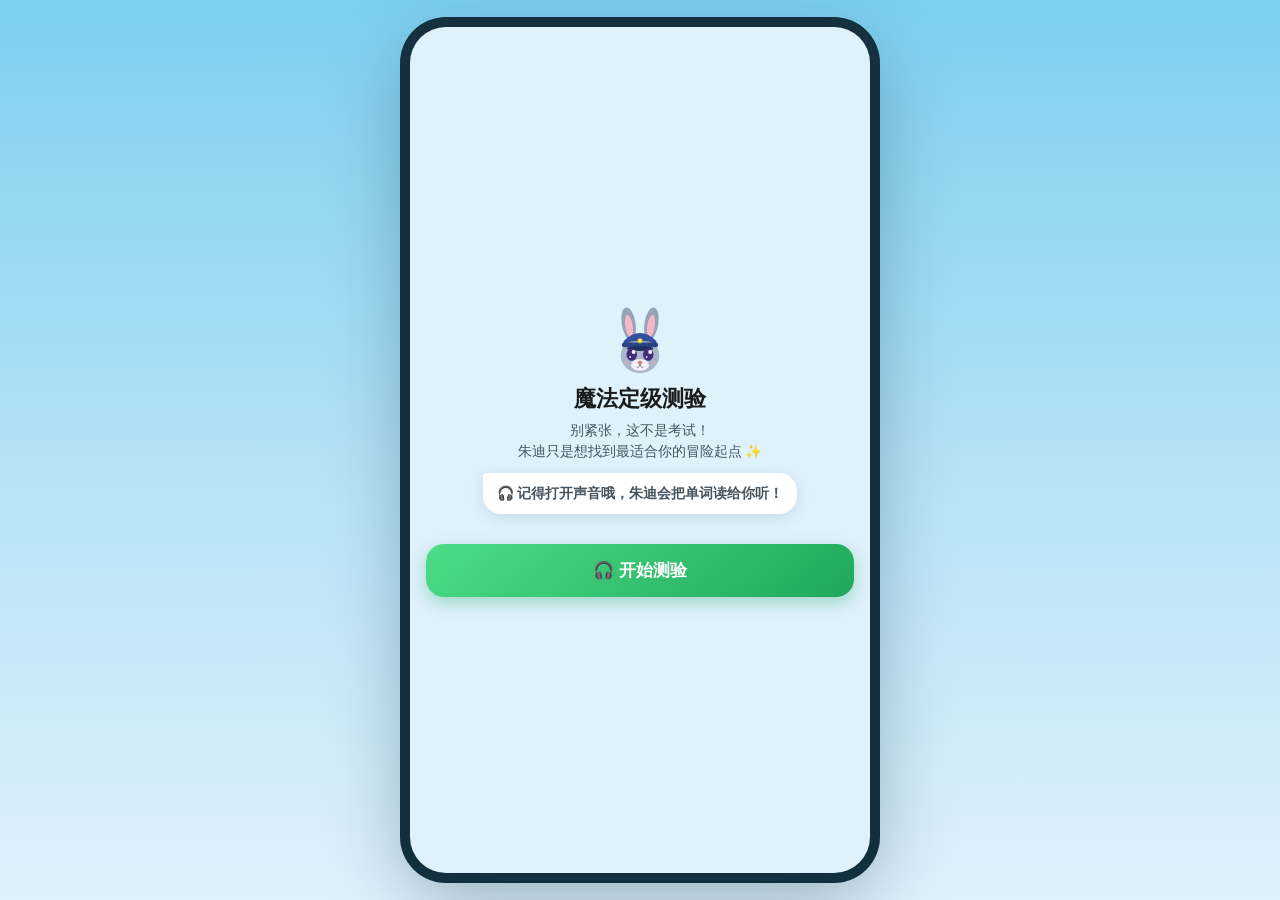
<file: h5/index.html>
<!DOCTYPE html>
<html lang="zh-CN">
<head>
  <meta charset="UTF-8">
  <meta name="viewport" content="width=device-width, initial-scale=1.0, viewport-fit=cover">
  <meta name="apple-mobile-web-app-capable" content="yes">
  <meta name="apple-mobile-web-app-status-bar-style" content="black-translucent">
  <meta name="theme-color" content="#00628f">
  <meta name="format-detection" content="telephone=no">
  <title>朱迪单词 · RAZ 英语大冒险</title>
  <meta name="apple-mobile-web-app-title" content="朱迪单词">
  <link rel="icon" type="image/svg+xml" href="data:image/svg+xml,%3Csvg xmlns='http://www.w3.org/2000/svg' viewBox='0 0 120 132'%3E%3Cg transform='rotate(-9 40 34)'%3E%3Cellipse cx='40' cy='30' rx='12.5' ry='30' fill='%2396a3b6'/%3E%3Cellipse cx='40' cy='34' rx='6.8' ry='20.5' fill='%23f5b6c6'/%3E%3C/g%3E%3Cg transform='rotate(9 80 34)'%3E%3Cellipse cx='80' cy='30' rx='12.5' ry='30' fill='%2396a3b6'/%3E%3Cellipse cx='80' cy='34' rx='6.8' ry='20.5' fill='%23f5b6c6'/%3E%3C/g%3E%3Cellipse cx='60' cy='88' rx='35' ry='32' fill='%23a9b6c9'/%3E%3Cpath d='M30 62 Q60 32 90 62 L90 67 Q60 55 30 67 Z' fill='%2331519e'/%3E%3Crect x='27' y='64' width='66' height='9' rx='4.5' fill='%23274383'/%3E%3Cellipse cx='60' cy='75' rx='24' ry='4.5' fill='%231d3263'/%3E%3Ccircle cx='60' cy='61' r='4.6' fill='%23f5c542'/%3E%3Ccircle cx='60' cy='61' r='1.8' fill='%23fff' opacity='.85'/%3E%3Cellipse cx='45' cy='86' rx='9.5' ry='11.5' fill='%23432c78'/%3E%3Ccircle cx='48.5' cy='81.5' r='3.6' fill='%23fff'/%3E%3Ccircle cx='42' cy='90.5' r='1.7' fill='%23fff' opacity='.85'/%3E%3Cellipse cx='75' cy='86' rx='9.5' ry='11.5' fill='%23432c78'/%3E%3Ccircle cx='78.5' cy='81.5' r='3.6' fill='%23fff'/%3E%3Ccircle cx='72' cy='90.5' r='1.7' fill='%23fff' opacity='.85'/%3E%3Cellipse cx='60' cy='105' rx='16.5' ry='11' fill='%23eef2f7'/%3E%3Cellipse cx='60' cy='100.5' rx='4.6' ry='3.4' fill='%23e2809b'/%3E%3Cpath d='M60 104 Q60 109 54.5 110 M60 104 Q60 109 65.5 110' stroke='%238a7a95' stroke-width='1.7' fill='none' stroke-linecap='round'/%3E%3Cellipse cx='35' cy='101' rx='5.2' ry='3.2' fill='%23f2a9b8' opacity='.5'/%3E%3Cellipse cx='85' cy='101' rx='5.2' ry='3.2' fill='%23f2a9b8' opacity='.5'/%3E%3C/svg%3E">
  <link rel="stylesheet" href="css/style.css?v=20261106a">
</head>
<body>
  <div id="stage">
    <div id="app">
      <div id="screen-root"><!-- 各屏幕渲染区 --></div>
      <div id="fx-layer"><!-- 漂浮特效 / Toast --></div>
    </div>
  </div>
  <canvas id="confetti"></canvas>

  <script>
  // 全局 JS 错误上报（iOS App 内转发到原生 NSLog，便于真机诊断）
  window.onerror = function (msg, src, line, col) {
    try {
      var b = window.webkit && window.webkit.messageHandlers && window.webkit.messageHandlers.nativeTTS;
      if (b) b.postMessage({ jsError: msg + ' @' + (src || '?') + ':' + line + ':' + col });
    } catch (e) { /* ignore */ }
  };
  window.addEventListener('unhandledrejection', function (e) {
    try {
      var b = window.webkit && window.webkit.messageHandlers && window.webkit.messageHandlers.nativeTTS;
      if (b) b.postMessage({ jsError: 'unhandledrejection: ' + (e.reason && e.reason.message || e.reason) });
    } catch (err) { /* ignore */ }
  });
  </script>
  <!-- 数据（构建生成: node build-data.mjs） -->
  <script src="data/raz-data.js?v=20261106a"></script>
  <!-- 核心模块（顺序加载，无构建依赖；?v= 用于击穿 webview/浏览器缓存） -->
  <script src="js/core.js?v=20261106a"></script>
  <script src="js/audio.js?v=20261106a"></script>
  <script src="js/data.js?v=20261106a"></script>
  <script src="js/sentences.js?v=20261106a"></script>
  <script src="data/sentences-corpus.js?v=20261106a"></script>
  <script src="js/syllables.js?v=20261106a"></script>
  <script src="js/state.js?v=20261106a"></script>
  <script src="js/ui.js?v=20261106a"></script>
  <script src="js/questions.js?v=20261106a"></script>
  <script src="js/screens.js?v=20261106a"></script>
  <script src="js/lesson.js?v=20261106a"></script>
  <script src="js/boss.js?v=20261106a"></script>
  <script src="js/app.js?v=20261106a"></script>
</body>
</html>
</file>
<file: h5/css/style.css>
/* ============================================================
   朱迪单词 — 儿童友好移动端设计系统
   主题对齐 NeuroGlot Nordic Teal（app/src/theme/colors.ts）
   ============================================================ */

:root {
  --primary: #00628f;
  --primary-bright: #0090d4;
  --primary-soft: #e1f1fa;
  --emerald: #2ecc71;
  --emerald-soft: #e8f9f0;
  --rose: #e74c3c;
  --rose-soft: #fdeceb;
  --amber: #f5a623;
  --amber-soft: #fef4e2;
  --indigo: #6366f1;
  --indigo-soft: #eef0fe;
  --sky: #5bc0eb;

  --ink: #1a1c1c;
  --ink-2: #46555f;
  --muted: #8fa0ab;

  --bg: #dff1fb;
  --card: #ffffff;
  --line: rgba(0, 60, 90, 0.08);

  --grad-hero: linear-gradient(140deg, #00a4dd 0%, #00628f 100%);
  --grad-boss: linear-gradient(165deg, #41275e 0%, #221338 70%);
  --grad-sun: linear-gradient(140deg, #ffc25e 0%, #f08a00 100%);
  --sky: linear-gradient(180deg, #7ccfef 0%, #b8e3f7 55%, #dff1fb 100%);

  --radius: 20px;
  --shadow: 0 4px 16px rgba(0, 50, 80, 0.10);
  --shadow-pop: 0 8px 24px rgba(0, 50, 80, 0.18);

  --font-word: "Arial Rounded MT Bold", "Comic Sans MS", "Chalkboard SE", "PingFang SC", sans-serif;
}

* { margin: 0; padding: 0; box-sizing: border-box; -webkit-tap-highlight-color: transparent; }

html, body { height: 100%; }

body {
  font-family: -apple-system, BlinkMacSystemFont, "PingFang SC", "Hiragino Sans GB", "Microsoft YaHei", sans-serif;
  background: var(--sky);
  color: var(--ink);
  -webkit-user-select: none;
  user-select: none;
  touch-action: manipulation;
  overflow: hidden;
}

/* ---------- 舞台：桌面居中手机壳，移动端全屏 ---------- */
#stage {
  height: 100%;
  display: flex;
  justify-content: center;
}

#app {
  position: relative;
  width: 100%;
  max-width: 460px;
  height: 100%;
  background: var(--bg);
  overflow: hidden;
}

@media (min-width: 560px) {
  #app {
    height: min(880px, 94vh);
    margin-top: 3vh;
    border-radius: 36px;
    box-shadow: 0 24px 80px rgba(0, 40, 70, 0.35), 0 0 0 10px #17323f;
  }
}

#screen-root {
  height: 100%;
  overflow-y: auto;
  overflow-x: hidden;
  -webkit-overflow-scrolling: touch;
  scrollbar-width: none;
}
#screen-root::-webkit-scrollbar { display: none; }

.screen {
  min-height: 100%;
  padding: 16px 16px calc(24px + env(safe-area-inset-bottom));
  display: flex;
  flex-direction: column;
  animation: screenIn 0.3s ease both;
}

@keyframes screenIn {
  from { opacity: 0; transform: translateY(14px); }
  to { opacity: 1; transform: none; }
}

/* ---------- 背景云朵 ---------- */
.clouds { position: absolute; inset: 0; pointer-events: none; overflow: hidden; z-index: 0; }
.cloud {
  position: absolute;
  font-size: 44px;
  opacity: 0.5;
  animation: cloudDrift linear infinite;
}
@keyframes cloudDrift {
  from { transform: translateX(-90px); }
  to { transform: translateX(560px); }
}

.screen > * { position: relative; z-index: 1; }

/* ---------- 顶部栏 ---------- */
.topbar {
  display: flex;
  align-items: center;
  gap: 10px;
  margin-bottom: 14px;
}

.mascot-avatar {
  width: 52px; height: 52px;
  border-radius: 50%;
  background: linear-gradient(140deg, #ffd8a8, #ffb35c);
  display: flex; align-items: center; justify-content: center;
  font-size: 30px;
  box-shadow: var(--shadow);
  flex-shrink: 0;
  position: relative;
}
.mascot-avatar .lv-badge {
  position: absolute;
  bottom: -4px; right: -4px;
  background: var(--amber);
  color: #fff;
  font-size: 10px;
  font-weight: 800;
  border-radius: 999px;
  padding: 1px 6px;
  border: 2px solid #fff;
}

.topbar-greet { flex: 1; min-width: 0; }
.topbar-greet .hi { font-size: 17px; font-weight: 800; }
.topbar-greet .sub { font-size: 12px; color: var(--ink-2); margin-top: 1px; }

.chip {
  display: inline-flex;
  align-items: center;
  gap: 4px;
  background: var(--card);
  border-radius: 999px;
  padding: 6px 11px;
  font-size: 13px;
  font-weight: 800;
  box-shadow: var(--shadow);
  white-space: nowrap;
}
.chip.streak { color: #e2571e; }
.chip.stars { color: #c98a00; }

.icon-btn {
  width: 42px; height: 42px;
  border-radius: 14px;
  border: none;
  background: var(--card);
  box-shadow: var(--shadow);
  font-size: 20px;
  display: flex; align-items: center; justify-content: center;
  cursor: pointer;
  transition: transform 0.12s;
}
.icon-btn:active { transform: scale(0.9); }

/* ---------- 卡片 ---------- */
.card {
  background: var(--card);
  border-radius: var(--radius);
  box-shadow: var(--shadow);
  padding: 18px;
}

.hero-card {
  background: var(--grad-hero);
  color: #fff;
  border-radius: 24px;
  padding: 20px;
  box-shadow: 0 10px 28px rgba(0, 90, 140, 0.35);
  position: relative;
  overflow: hidden;
}
.hero-card::after {
  content: "";
  position: absolute;
  width: 150px; height: 150px;
  border-radius: 50%;
  background: rgba(255, 255, 255, 0.12);
  right: -40px; top: -50px;
}
.hero-level-row {
  display: flex;
  align-items: center;
  justify-content: space-between;
  margin-bottom: 4px;
}
.hero-level {
  font-size: 30px;
  font-weight: 900;
  letter-spacing: 1px;
  font-family: var(--font-word);
}
.hero-level small { font-size: 14px; font-weight: 700; opacity: 0.85; margin-left: 6px; letter-spacing: 0; }
.hero-mascot { font-size: 44px; animation: bob 2.6s ease-in-out infinite; }

.hero-sub { font-size: 13px; opacity: 0.9; margin-bottom: 12px; }

@keyframes bob {
  0%, 100% { transform: translateY(0); }
  50% { transform: translateY(-6px); }
}

/* ---------- 进度条 ---------- */
.bar {
  height: 14px;
  border-radius: 999px;
  background: rgba(255, 255, 255, 0.28);
  overflow: hidden;
  position: relative;
}
.bar .fill {
  height: 100%;
  border-radius: 999px;
  background: linear-gradient(90deg, #ffd44d, #ffab00);
  transition: width 0.5s cubic-bezier(0.22, 1, 0.36, 1);
  position: relative;
}
.bar .fill::after {
  content: "";
  position: absolute;
  inset: 0;
  background: linear-gradient(180deg, rgba(255,255,255,0.45), transparent 60%);
  border-radius: 999px;
}
.bar.thin { height: 8px; }
.bar-label {
  display: flex;
  justify-content: space-between;
  font-size: 12px;
  font-weight: 700;
  margin-top: 6px;
}

/* ---------- 按钮 ---------- */
.btn {
  display: flex;
  align-items: center;
  justify-content: center;
  gap: 8px;
  border: none;
  border-radius: 18px;
  padding: 15px 22px;
  font-size: 17px;
  font-weight: 800;
  cursor: pointer;
  color: #fff;
  background: var(--grad-hero);
  box-shadow: 0 6px 16px rgba(0, 100, 150, 0.35);
  transition: transform 0.12s, filter 0.12s;
  width: 100%;
  font-family: inherit;
}
.btn:active { transform: scale(0.96); filter: brightness(1.08); }
.btn:disabled { opacity: 0.45; box-shadow: none; }

.btn.success { background: linear-gradient(140deg, #4ddc87, #1fa85c); box-shadow: 0 6px 16px rgba(35, 170, 105, 0.35); }
.btn.warn { background: var(--grad-sun); box-shadow: 0 6px 16px rgba(230, 145, 10, 0.35); }
.btn.ghost {
  background: var(--card);
  color: var(--primary);
  border: 2px solid var(--primary-soft);
  box-shadow: var(--shadow);
}
.btn.small { padding: 10px 16px; font-size: 14px; border-radius: 14px; width: auto; }

/* ---------- 首页宫格 ---------- */
.grid-2 { display: grid; grid-template-columns: 1fr 1fr; gap: 12px; margin-top: 14px; }

.tile-card {
  background: var(--card);
  border-radius: var(--radius);
  box-shadow: var(--shadow);
  padding: 14px;
  text-align: center;
  cursor: pointer;
  border: none;
  font-family: inherit;
  transition: transform 0.12s;
  position: relative;
}
.tile-card:active { transform: scale(0.95); }
.tile-card .ico { font-size: 34px; display: block; margin-bottom: 6px; }
.tile-card .t { font-size: 15px; font-weight: 800; color: var(--ink); }
.tile-card .d { font-size: 12px; color: var(--muted); margin-top: 2px; }

/* ---------- Boss 卡 ---------- */
.boss-card {
  margin-top: 14px;
  border-radius: 24px;
  padding: 18px;
  color: #fff;
  position: relative;
  overflow: hidden;
  display: flex;
  align-items: center;
  gap: 14px;
}
.boss-card.ready { background: var(--grad-boss); box-shadow: 0 10px 26px rgba(40, 15, 80, 0.4); }
.boss-card.locked { background: linear-gradient(150deg, #7b93a4, #566d7c); box-shadow: var(--shadow); }
.boss-card.locked .bd { opacity: 1; }
.boss-card.charging { background: linear-gradient(150deg, #9a7bb8, #6b4f8f); box-shadow: var(--shadow); }
.boss-emoji {
  font-size: 52px;
  width: 84px; height: 84px;
  display: flex; align-items: center; justify-content: center;
  background: rgba(255, 255, 255, 0.14);
  border-radius: 22px;
  flex-shrink: 0;
}
.boss-card.ready .boss-emoji { animation: bossPulse 1.6s ease-in-out infinite; }
@keyframes bossPulse {
  0%, 100% { transform: scale(1); }
  50% { transform: scale(1.1) rotate(-4deg); }
}
.boss-info { flex: 1; min-width: 0; }
.boss-info .bt { font-size: 18px; font-weight: 900; }
.boss-info .bd { font-size: 12.5px; opacity: 0.88; margin-top: 3px; line-height: 1.5; }
.boss-go {
  border: none;
  border-radius: 16px;
  padding: 12px 18px;
  font-size: 15px;
  font-weight: 900;
  background: linear-gradient(140deg, #ffd44d, #ff9d00);
  color: #5c3600;
  cursor: pointer;
  box-shadow: 0 4px 12px rgba(0, 0, 0, 0.25);
  font-family: inherit;
}
.boss-go:active { transform: scale(0.94); }

/* ---------- 级别小径 ---------- */
.trail-card { margin-top: 14px; }
.trail-title { font-size: 14px; font-weight: 800; margin-bottom: 12px; display: flex; align-items: center; gap: 6px; }
.trail {
  display: flex;
  flex-wrap: wrap;
  gap: 10px 0;
  align-items: center;
}
.trail .node {
  width: 38px; height: 38px;
  border-radius: 50%;
  display: flex; align-items: center; justify-content: center;
  font-size: 13px;
  font-weight: 800;
  font-family: var(--font-word);
  flex-shrink: 0;
}
.node.done { background: var(--emerald-soft); color: #178a4c; border: 2px solid #bdeccf; }
.node.current {
  background: var(--grad-sun);
  color: #fff;
  transform: scale(1.15);
  box-shadow: 0 4px 12px rgba(240, 138, 0, 0.45);
  border: 2px solid #fff;
}
.node.locked { background: #edf2f5; color: #b8c6cf; border: 2px solid #e2eaef; }
.trail .link { width: 12px; height: 2px; background: #d4e2ea; flex-shrink: 0; }

/* ---------- 吉祥物对话 ---------- */
.mascot-row { display: flex; align-items: flex-end; gap: 10px; margin: 6px 0; }
.mascot-row .m-face { font-size: 46px; animation: bob 2.8s ease-in-out infinite; flex-shrink: 0; }
.bubble {
  background: var(--card);
  border-radius: 4px 18px 18px 18px;
  padding: 10px 14px;
  font-size: 14px;
  font-weight: 600;
  color: var(--ink-2);
  box-shadow: var(--shadow);
  max-width: 78%;
  line-height: 1.55;
}

/* ---------- 学习卡（Learn 阶段） ---------- */
.learn-wrap { display: flex; flex-direction: column; flex: 1; }
.learn-dots { display: flex; gap: 6px; justify-content: center; margin: 8px 0 2px; }
.learn-dots .dot {
  width: 9px; height: 9px; border-radius: 50%;
  background: #cfe0ea;
  transition: all 0.3s;
}
.learn-dots .dot.on { background: var(--primary-bright); transform: scale(1.25); }

.flashcard {
  margin: 12px 0;
  background: var(--card);
  border-radius: 28px;
  box-shadow: var(--shadow-pop);
  padding: 34px 22px 26px;
  text-align: center;
  animation: cardIn 0.4s cubic-bezier(0.22, 1.4, 0.36, 1) both;
}
@keyframes cardIn {
  from { opacity: 0; transform: translateY(26px) scale(0.92); }
  to { opacity: 1; transform: none; }
}
.flashcard .word {
  font-size: 44px;
  font-weight: 900;
  font-family: var(--font-word);
  color: var(--primary);
  letter-spacing: 1px;
  word-break: break-all;
  line-height: 1.2;
}
.flashcard .phone { font-size: 16px; color: var(--muted); margin-top: 6px; }
/* 朱迪吉祥物 SVG 各处尺寸 */
.judy { display: block; }
.mascot-avatar .judy { width: 34px; height: 37px; }
.hero-mascot .judy { width: 54px; height: 59px; }
.pf .judy { width: 66px; height: 73px; margin: 0 auto; }
.m-face .judy { width: 44px; height: 48px; }
.star-row .st .judy { width: 34px; height: 37px; display: inline-block; vertical-align: middle; }
/* 音节拼读形态（bas·ket·ball）：点击切回原形；音节点间距收紧 */
.syl-toggle { cursor: pointer; }
.syl-dot { margin: 0 -0.07em; }
.flashcard .trans {
  font-size: 20px;
  font-weight: 700;
  margin-top: 16px;
  color: var(--ink);
  background: var(--primary-soft);
  border-radius: 14px;
  padding: 10px 14px;
  display: inline-block;
}
.speak-btn {
  margin-top: 14px;
  border: none;
  background: var(--primary-soft);
  width: 56px; height: 56px;
  border-radius: 50%;
  font-size: 24px;
  cursor: pointer;
  box-shadow: var(--shadow);
  transition: transform 0.12s;
}
.speak-btn:active { transform: scale(0.9); }
.speak-btn.big { width: 110px; height: 110px; font-size: 48px; border-radius: 36px; background: var(--grad-hero); color: #fff; }

/* ---------- 例句（学习卡 / 例句填空） ---------- */
.sent-list {
  margin-top: 16px;
  display: flex;
  flex-direction: column;
  gap: 8px;
  text-align: left;
}
.sent-row {
  display: flex;
  align-items: flex-start;
  gap: 8px;
  background: #f4f9fc;
  border-radius: 12px;
  padding: 9px 12px;
  cursor: pointer;
  transition: transform 0.12s, background 0.15s, box-shadow 0.2s;
}
.sent-row:active { transform: scale(0.98); }
.sent-row.speaking {
  background: var(--primary-soft);
  box-shadow: 0 0 0 2px var(--primary-bright);
}
.sent-ico { font-size: 15px; flex-shrink: 0; margin-top: 1px; }
.sent-body { flex: 1; min-width: 0; }
.sent-text { font-size: 15.5px; line-height: 1.55; color: var(--ink-2); font-weight: 600; }
.sent-zh { font-size: 13px; line-height: 1.5; color: var(--muted); margin-top: 2px; }
.flashcard .word.speaking { color: var(--primary-bright); text-shadow: 0 0 1px currentColor; }
.sent-text .hl, .cloze-sentence .hl {
  color: var(--primary);
  font-weight: 900;
  background: rgba(0, 144, 212, 0.10);
  border-radius: 5px;
  padding: 0 3px;
}

/* 听音辨词：作答后的释义展示 */
.listen-reveal {
  margin-top: 10px;
  text-align: center;
  font-size: 15px;
  animation: popIn 0.3s;
}
.listen-reveal:empty { display: none; }
.listen-reveal b {
  font-family: var(--font-word);
  font-size: 19px;
  color: var(--primary);
  margin-right: 6px;
}
.listen-reveal .rev-phone { color: var(--muted); font-size: 13px; margin-right: 8px; }
.listen-reveal .rev-trans { color: var(--ink-2); font-weight: 700; }
.screen.dark .listen-reveal b { color: #ffd44d; }
.screen.dark .listen-reveal .rev-trans { color: rgba(255, 255, 255, 0.85); }

.cloze-sentence {
  font-size: 19px;
  font-weight: 700;
  line-height: 1.7;
  text-align: center;
  margin: 10px 0 4px;
  color: var(--ink);
}
.cloze-sentence .blank {
  display: inline-block;
  min-width: 84px;
  border-bottom: 3px dashed var(--primary-bright);
  border-radius: 4px;
  color: var(--primary);
  font-family: var(--font-word);
  font-weight: 900;
  letter-spacing: 0.5px;
  text-align: center;
  line-height: 1.3;
  vertical-align: baseline;
}
.cloze-sentence .blank.filled { border-bottom-style: solid; border-color: var(--emerald); color: #15854b; animation: popIn 0.3s; }
.cloze-sentence .blank.reveal { border-bottom-style: solid; border-color: var(--rose); color: var(--rose); }
.cloze-hint { text-align: center; font-size: 13px; color: var(--muted); margin: 4px 0 8px; }
.screen.dark .cloze-sentence { color: #fff; }
.screen.dark .cloze-sentence .blank { border-color: #ffd44d; color: #ffd44d; }
.screen.dark .cloze-sentence .blank.filled { border-color: var(--emerald); color: #b8f5d4; }
.screen.dark .cloze-sentence .blank.reveal { border-color: #ff8f80; color: #ff8f80; }

/* ---------- 练习题 ---------- */
.hud {
  display: flex;
  align-items: center;
  gap: 12px;
  margin-bottom: 4px;
}
.hud .bar { flex: 1; }
.hud .count { font-size: 13px; font-weight: 800; color: var(--ink-2); font-variant-numeric: tabular-nums; white-space: nowrap; }
.hud .combo { font-size: 13px; font-weight: 900; color: #e2571e; white-space: nowrap; }

.qzone { flex: 1; display: flex; flex-direction: column; justify-content: center; }

.qtype-badge {
  align-self: flex-start;
  background: var(--indigo-soft);
  color: var(--indigo);
  font-size: 12px;
  font-weight: 800;
  padding: 5px 12px;
  border-radius: 999px;
  margin-bottom: 12px;
}

.q-prompt { font-size: 15px; font-weight: 700; color: var(--ink-2); margin-bottom: 12px; }

.q-word-big {
  font-size: 40px;
  font-weight: 900;
  font-family: var(--font-word);
  color: var(--primary);
  text-align: center;
  margin: 6px 0 2px;
  word-break: break-all;
}
.q-phone { text-align: center; font-size: 15px; color: var(--muted); margin-bottom: 10px; }
.q-trans-target {
  font-size: 24px;
  font-weight: 800;
  text-align: center;
  margin: 10px 0 6px;
  line-height: 1.5;
}

.listen-zone { display: flex; flex-direction: column; align-items: center; gap: 8px; margin: 10px 0; }

.opts { display: flex; flex-direction: column; gap: 10px; margin-top: 8px; }
.opt {
  border: 2px solid transparent;
  background: var(--card);
  border-radius: 16px;
  padding: 14px 16px;
  font-size: 16.5px;
  font-weight: 700;
  color: var(--ink);
  text-align: center;
  cursor: pointer;
  box-shadow: var(--shadow);
  transition: transform 0.1s, border-color 0.15s, background 0.15s;
  font-family: inherit;
  line-height: 1.45;
}
.opt.word-opt { font-family: var(--font-word); font-size: 20px; letter-spacing: 0.5px; }
.opt:active { transform: scale(0.97); }
.opt.correct { background: var(--emerald-soft); border-color: var(--emerald); color: #15854b; animation: popIn 0.25s; }
.opt.wrong { background: var(--rose-soft); border-color: var(--rose); color: #c0392b; animation: shakeX 0.35s; }
.opt.dim { opacity: 0.42; }
.opt:disabled { cursor: default; }

@keyframes popIn { 50% { transform: scale(1.04); } }
@keyframes shakeX {
  0%, 100% { transform: translateX(0); }
  25% { transform: translateX(-7px); }
  75% { transform: translateX(7px); }
}

/* ---------- 拼写题 ---------- */
.slots {
  display: flex;
  flex-wrap: wrap;
  justify-content: center;
  gap: 7px;
  margin: 10px 0;
  min-height: 54px;
}
.slot {
  width: 42px; height: 50px;
  border-radius: 12px;
  background: var(--card);
  border: 2px dashed #c5d7e1;
  display: flex; align-items: center; justify-content: center;
  font-size: 22px;
  font-weight: 900;
  font-family: var(--font-word);
  color: var(--primary);
  box-shadow: var(--shadow);
}
.slot.filled { border-style: solid; border-color: var(--primary-bright); animation: popIn 0.2s; }
.slot.reveal { border-color: var(--rose); color: var(--rose); }

.tiles {
  display: flex;
  flex-wrap: wrap;
  justify-content: center;
  gap: 8px;
  margin: 8px 0 4px;
}
.tile {
  width: 46px; height: 50px;
  border: none;
  border-radius: 12px;
  background: var(--card);
  box-shadow: 0 3px 0 #cfdee7, var(--shadow);
  font-size: 21px;
  font-weight: 900;
  font-family: var(--font-word);
  color: var(--ink);
  cursor: pointer;
  transition: transform 0.1s, opacity 0.15s;
}
.tile:active { transform: translateY(2px); }
.tile.used { opacity: 0.25; pointer-events: none; }
.spell-tools { display: flex; justify-content: center; gap: 10px; margin-top: 4px; }

/* ---------- 连击横幅 ---------- */
.combo-banner {
  position: absolute;
  top: 32%;
  left: 50%;
  transform: translate(-50%, -50%) scale(0.4);
  font-size: 40px;
  font-weight: 900;
  color: #ff8a00;
  text-shadow: 0 3px 0 #fff, 0 6px 18px rgba(255, 140, 0, 0.5);
  pointer-events: none;
  z-index: 30;
  animation: comboPop 1s cubic-bezier(0.2, 1.6, 0.4, 1) both;
  white-space: nowrap;
}
@keyframes comboPop {
  0% { transform: translate(-50%, -50%) scale(0.3); opacity: 0; }
  35% { transform: translate(-50%, -50%) scale(1.15); opacity: 1; }
  70% { transform: translate(-50%, -50%) scale(1); opacity: 1; }
  100% { transform: translate(-50%, -60%) scale(1); opacity: 0; }
}

/* ---------- 结算 / 结果 ---------- */
.result-hero { text-align: center; padding: 18px 0 6px; }
.result-hero .big-emoji { font-size: 74px; animation: popIn 0.5s cubic-bezier(0.2, 1.8, 0.4, 1) both; }
.result-hero h2 { font-size: 26px; font-weight: 900; margin-top: 6px; }
.result-hero .sub { font-size: 14.5px; color: var(--ink-2); font-weight: 600; margin-top: 4px; }

.star-row { display: flex; justify-content: center; gap: 8px; margin: 12px 0; }
.star-row .st {
  font-size: 38px;
  opacity: 0.22;
  transform: scale(0.6);
}
.star-row .st.lit {
  opacity: 1;
  animation: starPop 0.45s cubic-bezier(0.2, 1.8, 0.4, 1) both;
}
@keyframes starPop {
  from { transform: scale(0.2) rotate(-30deg); }
  to { transform: scale(1); }
}

.stat-rows { margin: 8px 0 16px; }
.stat-row {
  display: flex;
  justify-content: space-between;
  align-items: center;
  padding: 10px 2px;
  border-bottom: 1px dashed var(--line);
  font-size: 14.5px;
}
.stat-row:last-child { border-bottom: none; }
.stat-row .k { color: var(--ink-2); font-weight: 600; }
.stat-row .v { font-weight: 900; font-size: 16px; }
.stat-row .v.em { color: #15854b; }
.stat-row .v.rd { color: var(--rose); }
.stat-row .v.am { color: #c98a00; }

/* ---------- 定级测试 ---------- */
.placement-head { text-align: center; padding: 12px 0 4px; }
.placement-head .pf { font-size: 56px; animation: bob 2.6s ease-in-out infinite; }
.placement-head h2 { font-size: 22px; font-weight: 900; margin-top: 4px; }
.placement-head p { font-size: 13.5px; color: var(--ink-2); margin-top: 6px; line-height: 1.6; }
.placement-meta {
  display: flex;
  justify-content: center;
  gap: 8px;
  margin: 10px 0;
}

/* ---------- Boss 战 ---------- */
.screen.dark {
  background: var(--grad-boss);
  color: #fff;
}
.screen.dark .q-prompt, .screen.dark .hud .count { color: rgba(255, 255, 255, 0.85); }
.screen.dark .qtype-badge { background: rgba(255, 255, 255, 0.14); color: #ffd44d; }
.screen.dark .opt { background: rgba(255, 255, 255, 0.1); color: #fff; box-shadow: none; }
.screen.dark .opt.correct { background: rgba(46, 204, 113, 0.25); border-color: var(--emerald); color: #b8f5d4; }
.screen.dark .opt.wrong { background: rgba(231, 76, 60, 0.25); border-color: var(--rose); color: #ffd3cd; }
.screen.dark .opt.dim { opacity: 0.4; }
.screen.dark .slot { background: rgba(255,255,255,0.1); border-color: rgba(255,255,255,0.3); color: #fff; }
.screen.dark .slot.reveal { border-color: #ff8f80; color: #ff8f80; }
.screen.dark .tile { background: rgba(255, 255, 255, 0.16); color: #fff; box-shadow: 0 3px 0 rgba(0,0,0,0.3); }
.screen.dark .bar { background: rgba(255, 255, 255, 0.2); }
.screen.dark .flashcard { background: rgba(255, 255, 255, 0.08); box-shadow: none; }
.screen.dark .flashcard .word { color: #ffd44d; }
.screen.dark .q-word-big { color: #ffd44d; }

.boss-timer {
  font-family: var(--font-word);
  font-size: 24px;
  font-weight: 900;
  font-variant-numeric: tabular-nums;
  min-width: 74px;
  text-align: right;
}
.boss-timer.warn { color: #ffab5e; animation: pulse 1s infinite; }
.boss-timer.danger { color: #ff7b6b; animation: pulse 0.6s infinite; }
@keyframes pulse { 50% { opacity: 0.55; } }

.boss-face {
  text-align: center;
  font-size: 64px;
  margin: 2px 0;
  animation: bossPulse 2s ease-in-out infinite;
}
.boss-face.hit { animation: bossShake 0.4s; }
@keyframes bossShake {
  0%, 100% { transform: translateX(0); }
  20% { transform: translateX(-10px) rotate(-6deg); }
  60% { transform: translateX(9px) rotate(5deg); }
}
.boss-vs {
  text-align: center;
  font-size: 13px;
  font-weight: 800;
  opacity: 0.8;
  margin-bottom: 4px;
}

.verdict-emoji { font-size: 80px; text-align: center; animation: popIn 0.5s cubic-bezier(0.2, 1.8, 0.4, 1) both; }
.screen.dark .stat-row { border-bottom-color: rgba(255,255,255,0.14); }
.screen.dark .stat-row .k { color: rgba(255,255,255,0.7); }
.screen.dark .card, .screen.dark .stat-card { background: rgba(255,255,255,0.08); box-shadow: none; }
.stat-card { border-radius: var(--radius); padding: 14px 16px; background: var(--card); box-shadow: var(--shadow); width: 100%; }

/* ---------- 徽章页 ---------- */
.badge-grid { display: grid; grid-template-columns: repeat(3, 1fr); gap: 10px; margin-top: 12px; }
.badge-cell {
  background: var(--card);
  border-radius: 18px;
  box-shadow: var(--shadow);
  padding: 14px 8px;
  text-align: center;
}
.badge-cell .bi { font-size: 36px; display: block; }
.badge-cell .bn { font-size: 12px; font-weight: 800; margin-top: 5px; }
.badge-cell .bd { font-size: 10.5px; color: var(--muted); margin-top: 2px; line-height: 1.4; }
.badge-cell.locked { opacity: 0.45; filter: grayscale(1); }

/* ---------- 词库列表 ---------- */
.tabs { display: flex; gap: 6px; overflow-x: auto; padding: 4px 2px 10px; scrollbar-width: none; }
.tabs::-webkit-scrollbar { display: none; }
.tab {
  border: none;
  background: var(--card);
  border-radius: 999px;
  padding: 8px 15px;
  font-size: 13.5px;
  font-weight: 800;
  color: var(--ink-2);
  cursor: pointer;
  box-shadow: var(--shadow);
  font-family: var(--font-word);
  flex-shrink: 0;
}
.tab.on { background: var(--grad-hero); color: #fff; }

.search-row { display: flex; gap: 8px; margin-bottom: 10px; }
.search-input {
  flex: 1;
  border: none;
  border-radius: 14px;
  background: var(--card);
  box-shadow: var(--shadow);
  padding: 11px 14px;
  font-size: 16px;  /* ≥16px，避免 iOS 聚焦时自动放大 */
  font-family: inherit;
  outline: none;
  -webkit-user-select: text;
  user-select: text;
}

.word-rows { display: flex; flex-direction: column; gap: 8px; }
.word-row {
  display: flex;
  align-items: center;
  gap: 10px;
  background: var(--card);
  border-radius: 14px;
  box-shadow: var(--shadow);
  padding: 11px 14px;
  cursor: pointer;
}
.word-row .w { font-family: var(--font-word); font-weight: 800; font-size: 16px; min-width: 86px; color: var(--primary); }
.word-row .m { flex: 1; font-size: 13px; color: var(--ink-2); line-height: 1.4; }
.word-row .mk { font-size: 15px; flex-shrink: 0; }

/* ---------- 返回栏 ---------- */
.navbar {
  display: flex;
  align-items: center;
  gap: 10px;
  margin-bottom: 12px;
}
.navbar .title { font-size: 19px; font-weight: 900; flex: 1; }
.navbar .icon-btn { width: 38px; height: 38px; font-size: 17px; }

/* ---------- 每日目标环 ---------- */
.goal-card { display: flex; align-items: center; gap: 16px; margin-top: 14px; }
.goal-ring {
  width: 74px; height: 74px;
  border-radius: 50%;
  display: flex; align-items: center; justify-content: center;
  flex-shrink: 0;
  position: relative;
}
.goal-ring .pct {
  width: 58px; height: 58px;
  background: var(--card);
  border-radius: 50%;
  display: flex; flex-direction: column;
  align-items: center; justify-content: center;
  font-weight: 900;
}
.goal-ring .pct b { font-size: 16px; color: var(--primary); }
.goal-ring .pct span { font-size: 9px; color: var(--muted); }
.goal-list { flex: 1; }
.goal-item { display: flex; align-items: center; gap: 8px; font-size: 13.5px; font-weight: 700; padding: 3px 0; color: var(--ink-2); }
.goal-item .done-mark { width: 18px; text-align: center; }

/* ---------- Toast / 模态 ---------- */
#fx-layer { position: absolute; inset: 0; pointer-events: none; z-index: 60; }

.toast {
  position: absolute;
  left: 50%;
  bottom: 90px;
  transform: translateX(-50%) translateY(20px);
  background: rgba(26, 28, 28, 0.92);
  color: #fff;
  border-radius: 999px;
  padding: 11px 20px;
  font-size: 14px;
  font-weight: 700;
  box-shadow: var(--shadow-pop);
  animation: toastIn 0.3s cubic-bezier(0.2, 1.4, 0.4, 1) both;
  display: flex;
  align-items: center;
  gap: 8px;
  white-space: nowrap;
  max-width: 92%;
}
@keyframes toastIn {
  from { opacity: 0; transform: translateX(-50%) translateY(24px); }
  to { opacity: 1; transform: translateX(-50%) translateY(0); }
}
.toast.out { animation: toastOut 0.3s both; }
@keyframes toastOut { to { opacity: 0; transform: translateX(-50%) translateY(10px); } }

.float-txt {
  position: absolute;
  font-size: 17px;
  font-weight: 900;
  color: #ff9d00;
  text-shadow: 0 2px 0 #fff;
  animation: floatUp 0.9s ease-out both;
  pointer-events: none;
  z-index: 50;
}
@keyframes floatUp {
  from { opacity: 1; transform: translateY(0); }
  to { opacity: 0; transform: translateY(-56px); }
}

.modal-mask {
  position: absolute;
  inset: 0;
  background: rgba(12, 30, 42, 0.55);
  display: flex;
  align-items: center;
  justify-content: center;
  z-index: 70;
  animation: fadeIn 0.2s both;
  padding: 24px;
}
@keyframes fadeIn { from { opacity: 0; } }
.modal {
  background: var(--card);
  border-radius: 24px;
  padding: 22px;
  width: 100%;
  max-width: 320px;
  animation: popIn 0.3s cubic-bezier(0.2, 1.4, 0.4, 1) both;
  text-align: center;
}
.modal h3 { font-size: 18px; font-weight: 900; margin-bottom: 8px; }
.modal p { font-size: 13.5px; color: var(--ink-2); line-height: 1.6; margin-bottom: 16px; }
.modal .modal-btns { display: flex; flex-direction: column; gap: 8px; }

/* ---------- Confetti 画布 ---------- */
#confetti {
  position: fixed;
  inset: 0;
  pointer-events: none;
  z-index: 99;
}

/* ---------- 小工具 ---------- */
.mt-8 { margin-top: 8px; }
.mt-12 { margin-top: 12px; }
.mt-16 { margin-top: 16px; }
.mt-24 { margin-top: 24px; }
.center { text-align: center; }
.muted { color: var(--muted); font-size: 12.5px; }

.empty-tip {
  text-align: center;
  color: var(--muted);
  font-size: 13.5px;
  padding: 26px 0;
  line-height: 1.7;
}
.empty-tip .e { font-size: 40px; display: block; margin-bottom: 6px; }

/* ============================================================
   小屏紧凑模式（iPhone 6S/7/8 375×667 等 ≤720px 高度设备）
   目标：主要界面一屏放下，无需滚动
   ============================================================ */
@media (max-height: 720px) {
  .screen { padding: 10px 14px calc(12px + env(safe-area-inset-bottom)); }

  /* 顶栏 */
  .topbar { margin-bottom: 10px; }
  .fox-avatar, .mascot-avatar { width: 44px; height: 44px; font-size: 25px; }
  .topbar-greet .hi { font-size: 15px; }
  .topbar-greet .sub { font-size: 11px; }
  .chip { padding: 4px 9px; font-size: 12px; }
  .icon-btn { width: 38px; height: 38px; font-size: 18px; }

  /* 首页英雄卡 */
  .hero-card { padding: 14px 16px; border-radius: 20px; }
  .hero-level { font-size: 24px; }
  .hero-level small { font-size: 12px; }
  .hero-mascot { font-size: 36px; }
  .hero-sub { font-size: 12px; margin-bottom: 9px; }
  .bar { height: 11px; }
  .bar-label { font-size: 11px; margin-top: 4px; }
  .hero-card .btn { padding: 12px 18px; font-size: 15.5px; margin-top: 10px; }
  .card { padding: 13px 15px; border-radius: 18px; }

  /* 每日目标 */
  .goal-card { gap: 12px; margin-top: 10px; }
  .goal-ring { width: 60px; height: 60px; }
  .goal-ring .pct { width: 47px; height: 47px; }
  .goal-ring .pct b { font-size: 13px; }
  .goal-item { font-size: 12.5px; padding: 2px 0; }

  /* Boss 卡 */
  .boss-card { margin-top: 10px; padding: 13px 14px; border-radius: 20px; gap: 10px; }
  .boss-emoji { width: 62px; height: 62px; font-size: 38px; border-radius: 16px; }
  .boss-info .bt { font-size: 15.5px; }
  .boss-info .bd { font-size: 11.5px; }
  .boss-go { padding: 10px 14px; font-size: 13.5px; }

  /* 宫格与地图 */
  .grid-2 { gap: 10px; margin-top: 10px; }
  .tile-card { padding: 10px; }
  .tile-card .ico { font-size: 27px; margin-bottom: 3px; }
  .tile-card .t { font-size: 13.5px; }
  .tile-card .d { font-size: 11px; }
  .trail-card { margin-top: 10px; }
  .trail-title { font-size: 12.5px; margin-bottom: 9px; }
  .trail .node { width: 30px; height: 30px; font-size: 10.5px; }
  .trail .link { width: 9px; }
  .muted.center.mt-12 { margin-top: 8px; font-size: 11.5px; }

  /* 学习卡 */
  .learn-dots { margin: 2px 0 0; }
  .learn-dots .dot { width: 7px; height: 7px; }
  .flashcard { padding: 16px 16px 14px; margin: 8px 0 0; border-radius: 22px; }
  .flashcard .word { font-size: 34px; }
  .flashcard .phone { font-size: 13px; margin-top: 3px; }
  .flashcard .trans { font-size: 15.5px; margin-top: 9px; padding: 7px 11px; border-radius: 11px; }
  .speak-btn { width: 42px; height: 42px; font-size: 18px; margin-top: 9px; }
  .sent-list { margin-top: 10px; gap: 6px; }
  .sent-row { padding: 6px 9px; border-radius: 10px; }
  .sent-ico { font-size: 13px; }
  .sent-text { font-size: 13.5px; line-height: 1.45; }
  .sent-zh { font-size: 11.5px; }
  .btn { padding: 12px 18px; font-size: 15.5px; border-radius: 15px; }
  .btn.mt-12 { margin-top: 10px; }

  /* 练习题 */
  .qtype-badge { margin-bottom: 8px; font-size: 11px; padding: 4px 10px; }
  .q-prompt { font-size: 13.5px; margin-bottom: 9px; }
  .q-word-big { font-size: 32px; margin: 2px 0 0; }
  .q-phone { font-size: 13px; margin-bottom: 7px; }
  .q-trans-target { font-size: 19px; margin: 5px 0 3px; }
  .opts { gap: 8px; margin-top: 6px; }
  .opt { padding: 11px 13px; font-size: 14.5px; border-radius: 14px; }
  .opt.word-opt { font-size: 17.5px; }
  .speak-btn.big { width: 84px; height: 84px; font-size: 37px; border-radius: 26px; }
  .listen-zone { gap: 4px; margin: 6px 0 2px; }
  .cloze-sentence { font-size: 16.5px; margin: 7px 0 2px; }
  .cloze-hint { font-size: 12px; margin: 3px 0 5px; }
  .slots { gap: 5px; min-height: 46px; margin: 7px 0; }
  .slot { width: 36px; height: 43px; font-size: 18px; border-radius: 10px; }
  .tiles { gap: 6px; margin: 5px 0 2px; }
  .tile { width: 40px; height: 44px; font-size: 18px; border-radius: 10px; }
  .listen-reveal { font-size: 13.5px; margin-top: 7px; }
  .listen-reveal b { font-size: 16.5px; }

  /* 结算与结果页 */
  .result-hero { padding: 8px 0 2px; }
  .result-hero .big-emoji { font-size: 56px; }
  .result-hero h2 { font-size: 21px; }
  .result-hero .sub { font-size: 13px; }
  .star-row .st { font-size: 30px; }
  .star-row { margin: 8px 0; }
  .stat-row { padding: 7px 2px; font-size: 13px; }
  .stat-row .v { font-size: 14.5px; }
  .stat-rows { margin: 6px 0 10px; }

  /* 定级测试 */
  .placement-head .pf { font-size: 44px; }
  .placement-head h2 { font-size: 18px; }
  .placement-head p { font-size: 12px; }
  .placement-meta { margin: 7px 0; }

  /* Boss 战 */
  .boss-face { font-size: 46px; margin: 0; }
  .boss-vs { font-size: 11.5px; }
  .boss-timer { font-size: 19px; min-width: 58px; }
  .hud { gap: 9px; }
  .hud .count { font-size: 12px; }

  /* 词库/徽章 */
  .navbar .title { font-size: 16.5px; }
  .badge-cell { padding: 10px 6px; border-radius: 14px; }
  .badge-cell .bi { font-size: 29px; }
  .word-row { padding: 9px 12px; }

  /* 吉祥物行（保留的场景压缩） */
  .mascot-row { margin: 4px 0; gap: 8px; }
  .mascot-row .m-face { font-size: 34px; }
  .bubble { padding: 7px 11px; font-size: 12.5px; }
}

/* 小屏第二梯队压缩：首页收尾行隐藏 + 间距再收紧 */
@media (max-height: 720px) {
  .muted.center.mt-12 { display: none; }              /* 页脚等级行：与顶栏信息重复 */
  .mt-24 { margin-top: 12px !important; }
  .mt-16 { margin-top: 9px !important; }
  .mt-12 { margin-top: 8px !important; }
  .mt-8 { margin-top: 5px !important; }
  .topbar { margin-bottom: 8px; }
  .hero-card { padding: 12px 14px; }
  .hero-card .btn { margin-top: 8px; padding: 11px 16px; font-size: 15px; }
  .hero-sub { margin-bottom: 6px; }
  .card { padding: 11px 13px; }
  .goal-card { gap: 10px; margin-top: 8px; }
  .goal-ring { width: 54px; height: 54px; }
  .goal-ring .pct { width: 42px; height: 42px; }
  .goal-ring .pct b { font-size: 12px; }
  .goal-item { font-size: 11.5px; }
  .boss-card { margin-top: 8px; padding: 11px 12px; }
  .grid-2 { margin-top: 8px; gap: 8px; }
  .tile-card { padding: 8px 6px; }
  .tile-card .ico { font-size: 24px; }
  .trail-card { margin-top: 8px; }
  .trail-title { margin-bottom: 7px; }
  .trail .node { width: 27px; height: 27px; font-size: 9.5px; }
  .trail .link { width: 8px; }
  .star-row { margin: 6px 0; gap: 6px; }
  .star-row .st { font-size: 27px; }
  .stat-row { padding: 6px 2px; font-size: 12.5px; }
  .stat-row .v { font-size: 14px; }
  .verdict-emoji { font-size: 62px; }
  .mascot-row { margin: 2px 0; }
  .btn.mt-8 { margin-top: 5px !important; }
}

/* 小屏第三梯队：首页最终微调 */
@media (max-height: 720px) {
  .screen { padding-top: 8px; }
  .hero-card { padding: 10px 13px; }
  .hero-level { font-size: 22px; }
  .hero-mascot { font-size: 32px; }
  .boss-card { padding: 9px 11px; }
  .card { padding: 9px 12px; }
  .trail-title { margin-bottom: 5px; }
  .tile-card { padding: 7px 5px; }
  .tile-card .ico { font-size: 22px; }
}

/* 重新定级入口 */
.re-place-row { margin-top: 12px; display: flex; justify-content: center; }
.re-place-row .btn.small { padding: 9px 16px; font-size: 13.5px; border-radius: 12px; }

/* ---------- 主题：深色（跟随系统/手动，见 ui.applyTheme） ---------- */
:root[data-theme="dark"] {
  --sky: linear-gradient(180deg, #0c1c28 0%, #14303f 55%, #102433 100%);
  --bg: #102433;
  --card: #1b3140;
  --ink: #eaf2f7;
  --ink-2: #b4c6d2;
  --muted: #71889a;
  --line: rgba(255, 255, 255, 0.09);
  --primary: #4db3e8;
  --primary-soft: rgba(0, 144, 212, 0.18);
  --emerald-soft: rgba(46, 204, 113, 0.16);
  --rose-soft: rgba(231, 76, 60, 0.18);
  --amber-soft: rgba(245, 166, 35, 0.16);
  --indigo-soft: rgba(129, 140, 248, 0.22);
  --shadow: 0 4px 16px rgba(0, 0, 0, 0.35);
  --shadow-pop: 0 8px 24px rgba(0, 0, 0, 0.45);
  --ring-track: rgba(255, 255, 255, 0.14);
}
:root[data-theme="dark"] .sent-row { background: rgba(255, 255, 255, 0.05); }
:root[data-theme="dark"] .learn-dots .dot { background: rgba(255, 255, 255, 0.25); }
:root[data-theme="dark"] .slot { border-color: rgba(255, 255, 255, 0.3); box-shadow: none; }
:root[data-theme="dark"] .tile { box-shadow: 0 3px 0 rgba(0, 0, 0, 0.35), var(--shadow); }
:root[data-theme="dark"] .node.locked { background: rgba(255, 255, 255, 0.06); color: rgba(255, 255, 255, 0.4); border-color: rgba(255, 255, 255, 0.1); }
:root[data-theme="dark"] .node.done { background: rgba(46, 204, 113, 0.12); border-color: rgba(46, 204, 113, 0.3); }
:root[data-theme="dark"] .trail .link { background: rgba(255, 255, 255, 0.15); }
:root[data-theme="dark"] .float-txt { text-shadow: 0 2px 0 rgba(0, 0, 0, 0.45); }
:root[data-theme="dark"] .combo-banner { text-shadow: 0 3px 0 rgba(0, 0, 0, 0.45), 0 6px 18px rgba(255, 140, 0, 0.4); }
:root[data-theme="dark"] .theme-opt { border-color: rgba(255, 255, 255, 0.15); }

/* ---------- 测验题干：单词 + 喇叭发音 ---------- */
.q-word-row { display: flex; align-items: center; justify-content: center; gap: 14px; }
.q-speak {
  width: 46px; height: 46px;
  border: none; border-radius: 50%;
  background: var(--primary-soft); color: var(--primary);
  display: flex; align-items: center; justify-content: center;
  cursor: pointer; box-shadow: var(--shadow); flex-shrink: 0;
  transition: transform 0.12s;
}
.q-speak:active { transform: scale(0.88); }
.screen.dark .q-speak { background: rgba(255, 255, 255, 0.14); color: #ffd44d; }

/* ---------- 设置面板：主题三档切换 ---------- */
.theme-row { display: flex; gap: 8px; justify-content: center; }
.theme-opt {
  border: 2px solid var(--primary-soft); background: var(--card); color: var(--ink-2);
  border-radius: 12px; padding: 9px 14px; font-size: 13.5px; font-weight: 800;
  cursor: pointer; font-family: inherit;
}
.theme-opt.on { border-color: var(--primary-bright); background: var(--primary-soft); color: var(--primary); }

/* ---------- 设置面板：进度导出/导入 ---------- */
.io-area {
  width: 100%;
  min-height: 110px;
  max-height: 180px;
  margin-top: 10px;
  border: 1.5px solid var(--line);
  border-radius: 12px;
  background: var(--primary-soft);
  color: var(--ink);
  padding: 9px 10px;
  font-size: 12px;
  line-height: 1.5;
  font-family: inherit;
  resize: none;
  outline: none;
  word-break: break-all;
  -webkit-user-select: text;
  user-select: text;
}
.io-area:focus { border-color: var(--primary-bright); }

/* ---------- 定级测试：重新测评场景的退出行 ---------- */
.pf-hud { align-self: stretch; margin-bottom: 4px; }

/* ---------- 每日打卡 ---------- */
.checkin-card { display: flex; gap: 16px; align-items: center; margin-top: 14px; }
.checkin-btn {
  border: none; cursor: pointer; width: 92px; height: 92px; flex-shrink: 0;
  border-radius: 22px; background: var(--grad-sun); color: #fff;
  display: flex; flex-direction: column; align-items: center; justify-content: center; gap: 3px;
  box-shadow: 0 6px 16px rgba(230, 145, 10, 0.35); font-family: inherit;
  transition: transform 0.12s, filter 0.15s;
}
.checkin-btn:active { transform: scale(0.94); filter: brightness(1.08); }
.checkin-btn.done { background: var(--emerald-soft); color: var(--emerald); box-shadow: var(--shadow); cursor: default; }
.checkin-btn.locked { background: var(--card); color: var(--muted); border: 2px dashed var(--line); box-shadow: none; }
.checkin-btn .ck-btn-big { font-size: 26px; font-weight: 900; line-height: 1.1; }
.checkin-btn .ck-btn-sub { font-size: 10.5px; font-weight: 800; }
.checkin-info { flex: 1; min-width: 0; }
.ck-week { display: flex; gap: 5px; justify-content: space-between; margin-bottom: 9px; }
.ck-day { display: flex; flex-direction: column; align-items: center; gap: 3px; flex: 1; }
.ck-day .ck-mark {
  width: 27px; height: 27px; border-radius: 50%;
  background: var(--ring-track, #e6eef3); color: var(--muted);
  display: flex; align-items: center; justify-content: center;
  font-size: 13px; font-weight: 900;
}
.ck-day.on .ck-mark { background: var(--emerald); color: #fff; }
.ck-day.today .ck-mark { outline: 2px solid var(--primary-bright); outline-offset: 1.5px; }
.ck-day .ck-name { font-size: 10.5px; color: var(--muted); font-weight: 700; }
.ck-stats { font-size: 12px; color: var(--ink-2); font-weight: 700; }
</file>
